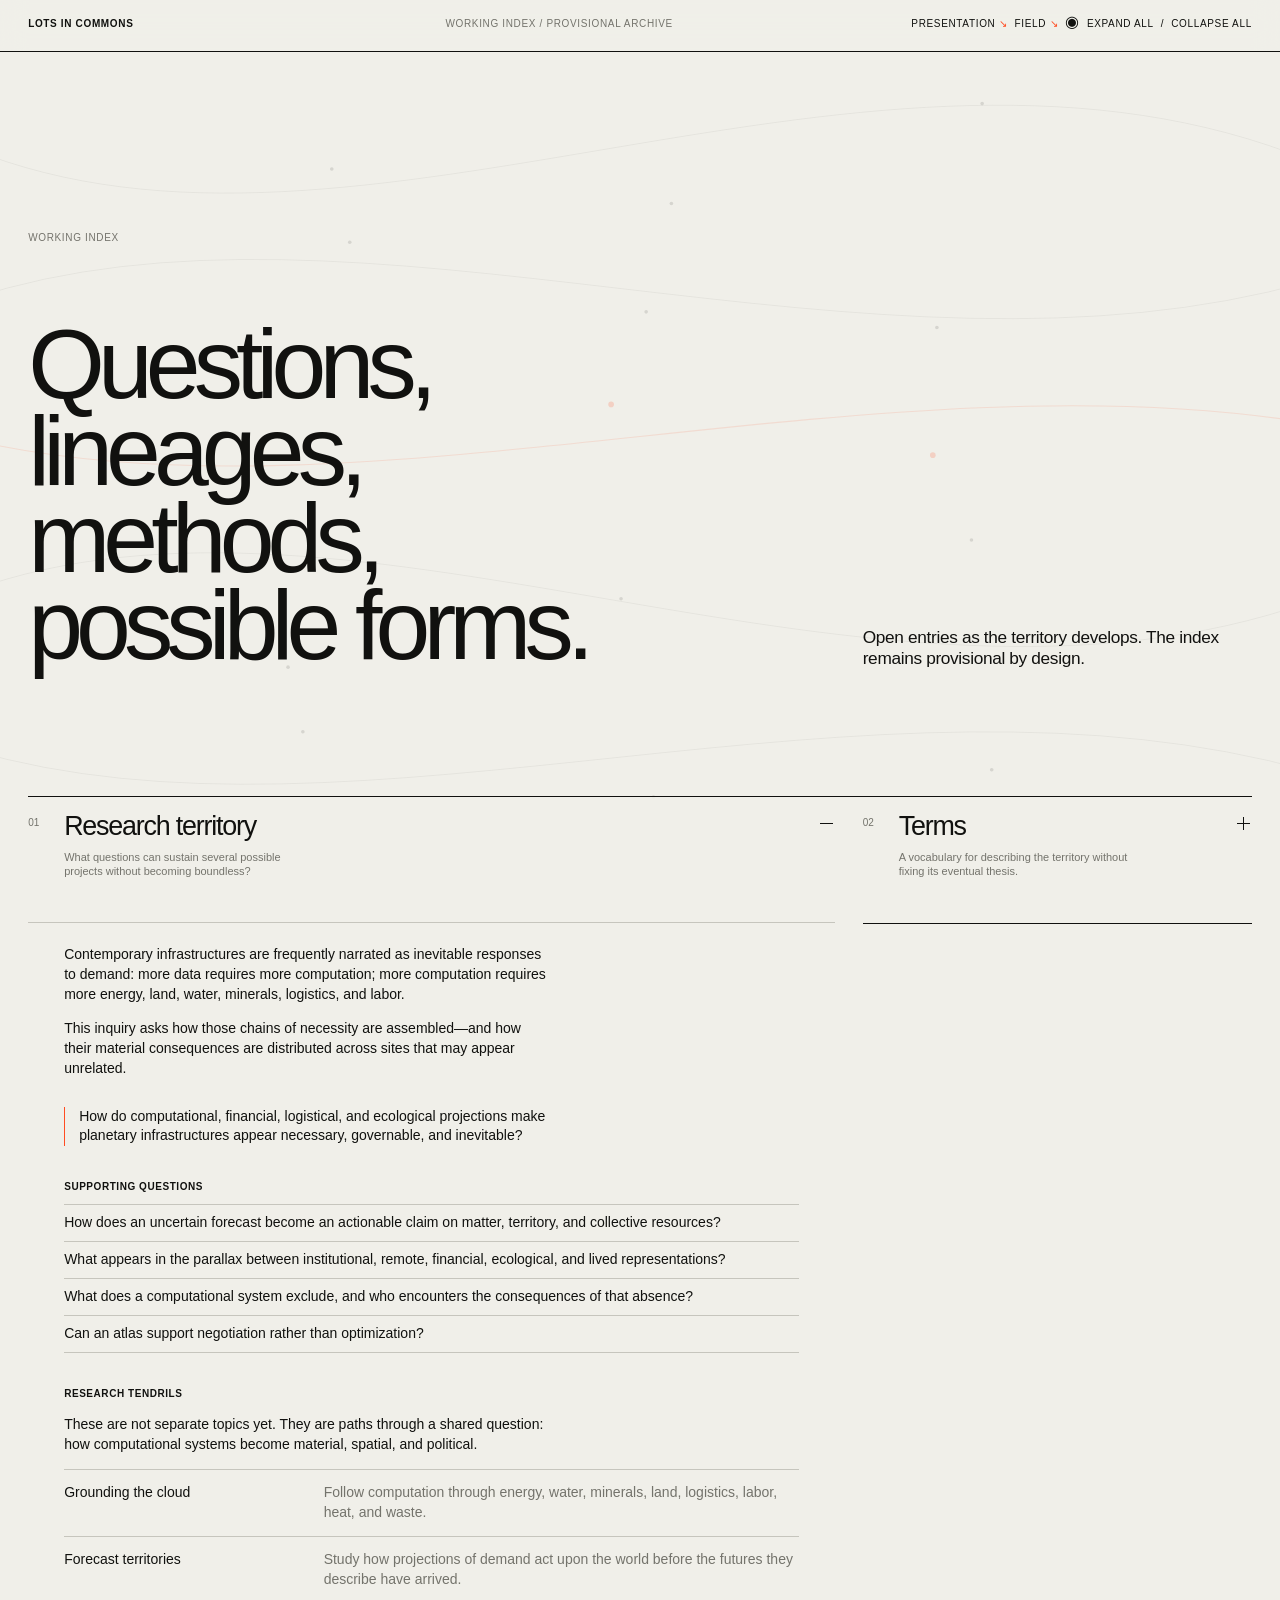
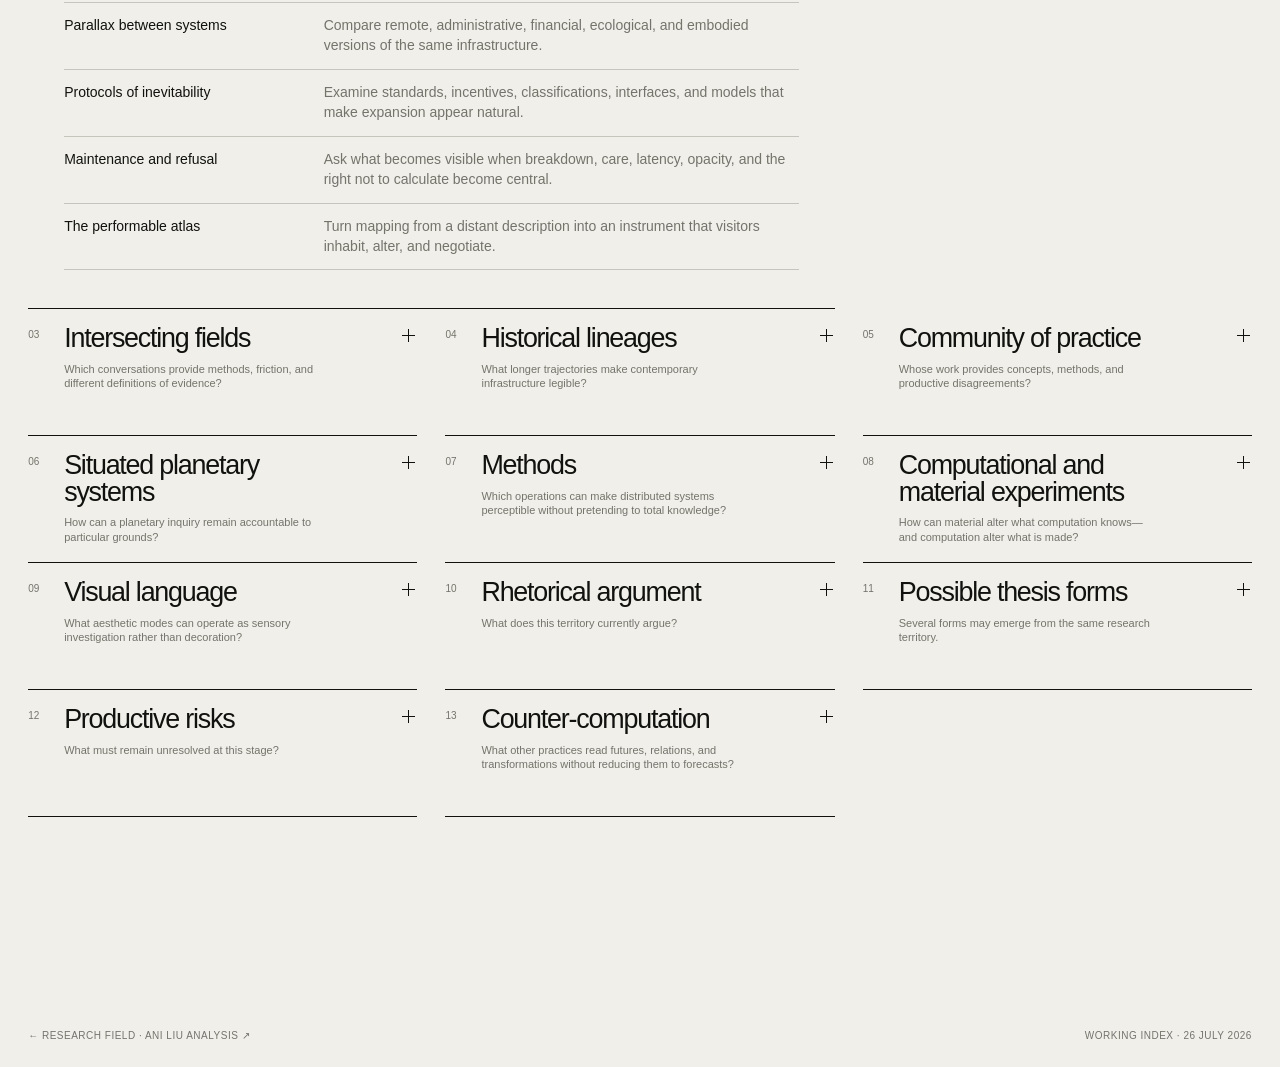
<file: archive.html>
<!doctype html>
<html lang="en">
<head>
  <meta charset="UTF-8">
  <meta name="viewport" content="width=device-width, initial-scale=1.0">
  <meta name="description" content="The working research index for Lots in Commons.">
  <title>Working Index — Lots in Commons</title>
  <link rel="stylesheet" href="style.css">
</head>
<body class="archive-page">
  <canvas id="fieldCanvas" aria-hidden="true"></canvas>

  <header class="masthead">
    <a class="wordmark" href="index.html">Lots in Commons</a>
    <p class="masthead-note">Working index / provisional archive</p>
    <nav class="view-tools" aria-label="Index controls">
      <a href="index.html">Presentation</a>
      <a href="field.html">Field</a>
      <a class="projection-mark" href="projection.html" aria-label="Projection study" title="Projection study">◉</a>
      <button id="expandAll" type="button">Expand all</button>
      <span aria-hidden="true">/</span>
      <button id="collapseAll" type="button">Collapse all</button>
    </nav>
  </header>

  <main id="top">
    <section class="archive-heading archive-page-heading" aria-labelledby="archive-title">
      <p class="section-kicker">Working index</p>
      <h1 id="archive-title">Questions, lineages,<br>methods, possible forms.</h1>
      <p>Open entries as the territory develops. The index remains provisional by design.</p>
    </section>

    <section class="archive" aria-label="Research archive">
      <details class="bucket bucket-featured" open>
        <summary>
          <span class="bucket-number">01</span>
          <span class="bucket-heading"><strong>Research territory</strong><small>What questions can sustain several possible projects without becoming boundless?</small></span>
          <span class="toggle" aria-hidden="true"></span>
        </summary>
        <div class="bucket-content">
          <p>Contemporary infrastructures are frequently narrated as inevitable responses to demand: more data requires more computation; more computation requires more energy, land, water, minerals, logistics, and labor.</p>
          <p>This inquiry asks how those chains of necessity are assembled—and how their material consequences are distributed across sites that may appear unrelated.</p>
          <blockquote>How do computational, financial, logistical, and ecological projections make planetary infrastructures appear necessary, governable, and inevitable?</blockquote>
          <h3>Supporting questions</h3>
          <ul>
            <li>How does an uncertain forecast become an actionable claim on matter, territory, and collective resources?</li>
            <li>What appears in the parallax between institutional, remote, financial, ecological, and lived representations?</li>
            <li>What does a computational system exclude, and who encounters the consequences of that absence?</li>
            <li>Can an atlas support negotiation rather than optimization?</li>
          </ul>
          <h3>Research tendrils</h3>
          <p>These are not separate topics yet. They are paths through a shared question: how computational systems become material, spatial, and political.</p>
          <ul class="tendril-list">
            <li><strong>Grounding the cloud</strong><span>Follow computation through energy, water, minerals, land, logistics, labor, heat, and waste.</span></li>
            <li><strong>Forecast territories</strong><span>Study how projections of demand act upon the world before the futures they describe have arrived.</span></li>
            <li><strong>Parallax between systems</strong><span>Compare remote, administrative, financial, ecological, and embodied versions of the same infrastructure.</span></li>
            <li><strong>Protocols of inevitability</strong><span>Examine standards, incentives, classifications, interfaces, and models that make expansion appear natural.</span></li>
            <li><strong>Maintenance and refusal</strong><span>Ask what becomes visible when breakdown, care, latency, opacity, and the right not to calculate become central.</span></li>
            <li><strong>The performable atlas</strong><span>Turn mapping from a distant description into an instrument that visitors inhabit, alter, and negotiate.</span></li>
          </ul>
        </div>
      </details>

      <details class="bucket">
        <summary><span class="bucket-number">02</span><span class="bucket-heading"><strong>Terms</strong><small>A vocabulary for describing the territory without fixing its eventual thesis.</small></span><span class="toggle" aria-hidden="true"></span></summary>
        <div class="bucket-content"><ul class="tag-list"><li>Infrastructure</li><li>Projection</li><li>Materiality</li><li>Parallax</li><li>Protocol</li><li>Latency</li><li>Maintenance</li><li>Negotiation</li></ul></div>
      </details>

      <details class="bucket">
        <summary><span class="bucket-number">03</span><span class="bucket-heading"><strong>Intersecting fields</strong><small>Which conversations provide methods, friction, and different definitions of evidence?</small></span><span class="toggle" aria-hidden="true"></span></summary>
        <div class="bucket-content"><ul><li>Critical computation and media studies</li><li>Infrastructure and logistics studies</li><li>Political ecology and environmental humanities</li><li>Critical cartography and remote sensing</li><li>Architecture, landscape, and planetary urbanization</li><li>Science and technology studies</li><li>Artistic research and material practice</li></ul></div>
      </details>

      <details class="bucket">
        <summary><span class="bucket-number">04</span><span class="bucket-heading"><strong>Historical lineages</strong><small>What longer trajectories make contemporary infrastructure legible?</small></span><span class="toggle" aria-hidden="true"></span></summary>
        <div class="bucket-content">
          <h3>Land made calculable</h3><p>Cadastral surveys, property boundaries, valuation, zoning, and suitability analysis turned situated landscapes into comparable and governable units.</p>
          <h3>The operational image</h3><p>Aerial photography, satellites, sensors, GIS, computer vision, and digital twins increasingly produce images intended to trigger decisions rather than simply represent.</p>
          <h3>Networks that claim to disappear</h3><p>Telegraph, electricity, fiber optics, cloud computing, and artificial intelligence depend on situated systems while cultivating narratives of frictionless connection.</p>
          <h3>Architecture as financial instrument</h3><p>Forecasting, standardization, risk models, and financialization reorganize buildings and landscapes around anticipated value.</p>
        </div>
      </details>

      <details class="bucket">
        <summary><span class="bucket-number">05</span><span class="bucket-heading"><strong>Community of practice</strong><small>Whose work provides concepts, methods, and productive disagreements?</small></span><span class="toggle" aria-hidden="true"></span></summary>
        <div class="bucket-content">
          <p><strong>Mél Hogan</strong> makes data infrastructure materially and geographically specific through water, energy, land, surveillance, and local economies.</p>
          <p><strong>Kate Crawford</strong> positions artificial intelligence within planetary systems of extraction, labor, classification, and power.</p>
          <p><strong>Keller Easterling</strong> studies the standards, zones, incentives, and spatial formulas through which infrastructure exercises power.</p>
          <p><strong>Laura Kurgan</strong> treats spatial data and mapping technologies as situated political arguments rather than neutral views.</p>
          <p><strong>Forensic Architecture</strong> assembles models, imagery, testimony, sensing, and fieldwork into navigable spatial evidence.</p>
          <p><strong>Center for Spatial Research</strong> provides a model for joining data rigor with critical reflection on the ideologies and limits of representation.</p>
          <p class="note">The project sits between critical cartography, material investigation, computational experimentation, and public encounter.</p>
        </div>
      </details>

      <details class="bucket">
        <summary><span class="bucket-number">06</span><span class="bucket-heading"><strong>Situated planetary systems</strong><small>How can a planetary inquiry remain accountable to particular grounds?</small></span><span class="toggle" aria-hidden="true"></span></summary>
        <div class="bucket-content">
          <p>Planetary does not mean viewing the world from nowhere, nor does it require mapping everything. It names relationships that exceed a single site while remaining material in every location they touch.</p>
          <p>A cable landing, mine, warehouse, server hall, substation, cooling system, logistics corridor, waste site, and user interface may belong to one infrastructure while producing radically different local conditions.</p>
          <p>Each investigation should move between scales while remaining answerable to selected sites, bodies, ecologies, and forms of testimony.</p>
        </div>
      </details>

      <details class="bucket">
        <summary><span class="bucket-number">07</span><span class="bucket-heading"><strong>Methods</strong><small>Which operations can make distributed systems perceptible without pretending to total knowledge?</small></span><span class="toggle" aria-hidden="true"></span></summary>
        <div class="bucket-content">
          <ul class="dataset-list">
            <li>Critical mapping across network, regional, and situated scales</li>
            <li>Satellite imagery, land-cover histories, LiDAR, and remote-sensing products</li>
            <li>Energy grids, interconnection queues, substations, and demand forecasts</li>
            <li>Fiber routes, cable landings, logistics networks, and data-center inventories</li>
            <li>Water systems, watersheds, cooling technologies, and withdrawal records</li>
            <li>Mineral supply chains, construction materials, waste, and embodied energy</li>
            <li>Corporate reports, regulatory filings, standards, permits, and incentives</li>
            <li>Field observation, interviews, testimony, maintenance records, and situated sensing</li>
            <li>Comparative models that preserve disagreement, uncertainty, and unknowns</li>
          </ul>
        </div>
      </details>

      <details class="bucket">
        <summary><span class="bucket-number">08</span><span class="bucket-heading"><strong>Computational and material experiments</strong><small>How can material alter what computation knows—and computation alter what is made?</small></span><span class="toggle" aria-hidden="true"></span></summary>
        <div class="bucket-content">
          <p>A useful feedback loop:</p>
          <p class="process-chain">material apparatus → computational perception → error or uncertainty → drawing or fabrication → revised apparatus</p>
          <p>Possible experiments include layered parallax viewers, misregistered maps, optical filters, projection, spatialized data, slow interfaces, physical network models, performative simulations, and evidentiary drawings.</p>
        </div>
      </details>

      <details class="bucket">
        <summary><span class="bucket-number">09</span><span class="bucket-heading"><strong>Visual language</strong><small>What aesthetic modes can operate as sensory investigation rather than decoration?</small></span><span class="toggle" aria-hidden="true"></span></summary>
        <div class="bucket-content">
          <p>The visual language may combine the apparent precision of technical documents with interruption, misregistration, translucency, opacity, accumulation, and blank space.</p>
          <p>Maps should reveal their instruments, dates, resolutions, sources, omissions, and positions. Beauty can invite attention, but uncertainty should not be aestheticized into an unexplained glitch.</p>
        </div>
      </details>

      <details class="bucket">
        <summary><span class="bucket-number">10</span><span class="bucket-heading"><strong>Rhetorical argument</strong><small>What does this territory currently argue?</small></span><span class="toggle" aria-hidden="true"></span></summary>
        <div class="bucket-content">
          <p>Planetary infrastructure is often represented as the natural consequence of technological demand. This project argues that expansion becomes actionable only after institutions translate uncertain futures into forecasts, classifications, protocols, financial commitments, and suitable grounds.</p>
          <p>These futures are neither frictionless nor inevitable. They are materialized through particular landscapes, resources, labor, and forms of governance.</p>
          <p>By placing incompatible representations beside one another, the project asks whether computation can make conflict and partial knowledge discussable rather than manufacturing consensus.</p>
        </div>
      </details>

      <details class="bucket">
        <summary><span class="bucket-number">11</span><span class="bucket-heading"><strong>Possible thesis forms</strong><small>Several forms may emerge from the same research territory.</small></span><span class="toggle" aria-hidden="true"></span></summary>
        <div class="bucket-content">
          <ul>
            <li>An interactive and performable atlas of a distributed infrastructure</li>
            <li>A parallax instrument comparing incompatible regimes of sensing and classification</li>
            <li>A covenant interface that delays, conditions, or refuses calculation</li>
            <li>An evidentiary reconstruction moving between network and situated scales</li>
            <li>A material installation that exposes the grounds of an apparently immaterial system</li>
            <li>A slow observatory organized around maintenance, latency, breakdown, and care</li>
          </ul>
        </div>
      </details>

      <details class="bucket">
        <summary><span class="bucket-number">12</span><span class="bucket-heading"><strong>Productive risks</strong><small>What must remain unresolved at this stage?</small></span><span class="toggle" aria-hidden="true"></span></summary>
        <div class="bucket-content">
          <ul>
            <li><strong>Scale:</strong> planetary scope can become vague unless each inquiry lands in particular evidence and ground.</li>
            <li><strong>Totalization:</strong> the atlas must disclose partiality rather than simulate an all-seeing system.</li>
            <li><strong>Aestheticization:</strong> beautiful infrastructure images can conceal the politics they are meant to expose.</li>
            <li><strong>Technical seduction:</strong> tools should open cultural and political questions rather than close them with performance metrics.</li>
            <li><strong>Premature thesis:</strong> the present goal is a fertile territory with testable tendrils, not an answer chosen too early.</li>
          </ul>
        </div>
      </details>

      <details class="bucket">
        <summary><span class="bucket-number">13</span><span class="bucket-heading"><strong>Counter-computation</strong><small>What other practices read futures, relations, and transformations without reducing them to forecasts?</small></span><span class="toggle" aria-hidden="true"></span></summary>
        <div class="bucket-content">
          <p>Mysticism, animism, divination, and alchemy should not become an aesthetic escape from computation. They are more useful here as counter-methods: practices that challenge universal legibility, separation, instrumentality, and the belief that reality is exhausted by what can be measured.</p>
          <h3>Incomputable knowledge</h3>
          <p><strong>Nora N. Khan</strong> examines the epistemic limits of machine vision and algorithmic knowledge, asking how technical systems reorganize perception and naming.</p>
          <h3>Technic and magic</h3>
          <p><strong>Federico Campagna</strong> opposes Technic’s absolute language with an ineffable remainder that cannot become a unit or instrument.</p>
          <h3>Reclaiming animism</h3>
          <p><strong>Isabelle Stengers</strong> treats animism and magic as situated arts of relation and assemblage rather than supernatural explanations.</p>
          <h3>Opacity and cosmotechnics</h3>
          <p><strong>Édouard Glissant</strong> provides an ethics of opacity, while <strong>Yuk Hui</strong> asks how plural cosmologies might produce different technical practices.</p>
          <h3>Poethical reading</h3>
          <p><strong>Denise Ferreira da Silva and Valentina Desideri</strong> use tarot, blacklight, sensing, and nonseparability as compositional practices beyond modern determinacy.</p>
          <h3>Historical grounding</h3>
          <p><strong>Carolyn Merchant and Silvia Federici</strong> connect the mechanization of nature and suppression of magical or reproductive knowledges to capitalism, enclosure, gender, and control.</p>
          <blockquote>What does the computational forecast fail to perceive, and what does it inherit from divination?</blockquote>
        </div>
      </details>
    </section>
  </main>

  <footer>
    <p><a class="precedent-link" href="field.html">← Research field</a> · <a class="precedent-link" href="ani-liu.html">Ani Liu analysis ↗</a></p>
    <p>Working index · <time datetime="2026-07-26">26 July 2026</time></p>
  </footer>
  <script src="script.js"></script>
</body>
</html>
</file>
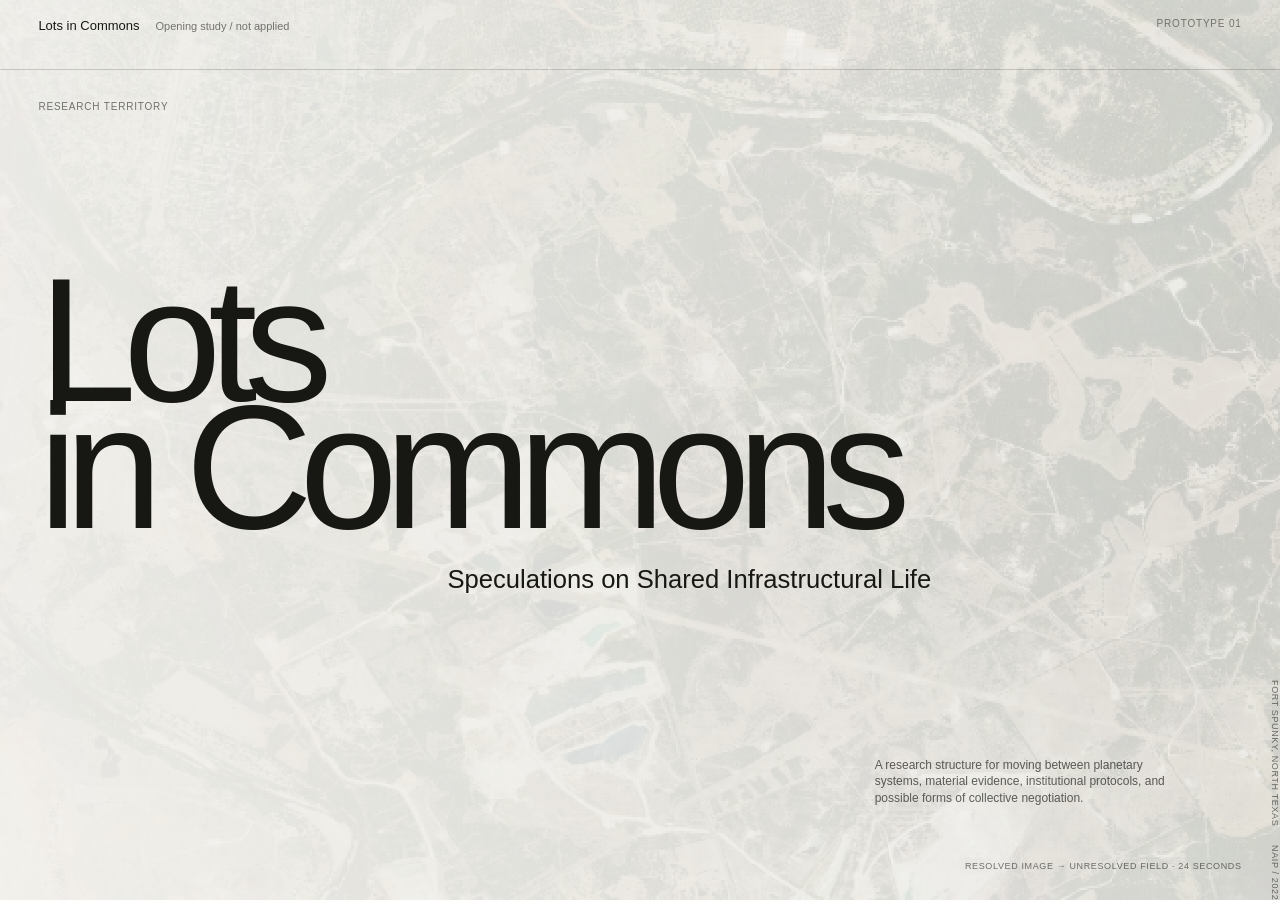
<file: pixel-map-test.html>
<!doctype html>
<html lang="en">
<head>
  <meta charset="utf-8">
  <meta name="viewport" content="width=device-width, initial-scale=1">
  <meta name="description" content="Prototype for a pixelated satellite-map opening for Lots in Commons">
  <title>Pixel Map Opening Test — Lots in Commons</title>
  <link rel="stylesheet" href="pixel-map-test.css">
</head>
<body>
  <canvas id="mapCanvas" aria-hidden="true"></canvas>
  <div class="map-veil" aria-hidden="true"></div>

  <header class="site-header">
    <a class="site-title" href="index.html"><span>Lots in Commons</span><em>Opening study / not applied</em></a>
    <p class="test-label">Prototype 01</p>
  </header>

  <main class="opening" aria-labelledby="openingTitle">
    <p class="eyebrow">Research Territory</p>

    <div class="title-lockup">
      <h1 id="openingTitle">Lots<br>in Commons</h1>
      <p>Speculations on Shared Infrastructural Life</p>
    </div>

    <p class="opening-note">A research structure for moving between planetary systems, material evidence, institutional protocols, and possible forms of collective negotiation.</p>

    <p class="map-caption"><span>Fort Spunky, North Texas</span><span>NAIP / 2022</span></p>
  </main>

  <p class="prototype-note">Resolved image → unresolved field · 24 seconds</p>

  <script src="pixel-map-test.js"></script>
</body>
</html>
</file>
<file: style.css>
:root {
  --paper: #f0efe9;
  --paper-glass: rgba(240, 239, 233, 0.88);
  --ink: #11110f;
  --muted: #74736c;
  --rule: #c6c5bd;
  --soft: #e3e2db;
  --accent: #ff4c22;
  --gutter: clamp(18px, 2.2vw, 36px);
  --font: Helvetica, Arial, sans-serif;
}

* { box-sizing: border-box; }
html { scroll-behavior: smooth; }
body {
  min-height: 100vh;
  margin: 0;
  overflow-x: hidden;
  color: var(--ink);
  background: var(--paper);
  font-family: var(--font);
  font-size: 15px;
  line-height: 1.4;
}
button { color: inherit; font: inherit; }
a { color: inherit; }

#fieldCanvas {
  position: fixed;
  inset: 0;
  z-index: 0;
  width: 100%;
  height: 100%;
  pointer-events: none;
  opacity: .34;
}

.masthead,
main,
footer { position: relative; z-index: 1; }

.masthead {
  position: sticky;
  top: 0;
  z-index: 20;
  display: grid;
  grid-template-columns: 1fr 1fr 1fr;
  gap: var(--gutter);
  align-items: baseline;
  min-height: 52px;
  padding: 17px var(--gutter) 13px;
  border-bottom: 1px solid var(--ink);
  background: var(--paper-glass);
  backdrop-filter: blur(12px);
  font-size: 10px;
  text-transform: uppercase;
  letter-spacing: .065em;
}
.wordmark { font-weight: 700; text-decoration: none; }
.masthead-note { margin: 0; color: var(--muted); }
.view-tools {
  justify-self: end;
  display: flex;
  flex-wrap: wrap;
  justify-content: flex-end;
  gap: 7px;
}
.view-tools a,
.view-tools button {
  padding: 0;
  border: 0;
  background: none;
  text-decoration: none;
  text-transform: uppercase;
  letter-spacing: inherit;
  cursor: pointer;
}
.view-tools a::after { content: " ↘"; color: var(--accent); }
.view-tools .projection-mark { font-size:16px; line-height:10px; text-decoration:none; }
.view-tools .projection-mark::after { content:""; }
.view-tools a:hover,
.view-tools a:focus-visible,
.view-tools button:hover,
.view-tools button:focus-visible { color: var(--accent); }

main { padding: 0 var(--gutter); }
.title-block {
  position: relative;
  display: grid;
  grid-template-columns: repeat(3, minmax(0, 1fr));
  grid-template-rows: auto 1fr auto;
  gap: var(--gutter);
  min-height: calc(100vh - 52px);
  padding: 28px 0 40px;
  border-bottom: 0;
}
.eyebrow {
  grid-column: 1 / span 2;
  grid-row: 1;
  margin: 0;
  color: var(--muted);
  font-size: 10px;
  text-transform: uppercase;
  letter-spacing: .065em;
}
.title-lockup { grid-column: 1 / span 2; grid-row: 3; align-self: end; }
h1 {
  max-width: 11ch;
  margin: 0;
  font-size: clamp(62px, 10.2vw, 164px);
  font-weight: 500;
  line-height: .82;
  letter-spacing: -.082em;
}
.subtitle {
  max-width: 38ch;
  margin: 26px 0 0;
  font-size: clamp(15px, 1.3vw, 20px);
  line-height: 1.15;
  letter-spacing: -.015em;
}
.dek {
  grid-column: 3;
  grid-row: 3;
  align-self: end;
  max-width: 35ch;
  margin: 0;
  font-size: clamp(18px, 1.7vw, 27px);
  line-height: 1.12;
  letter-spacing: -.03em;
}
.status {
  grid-column: 3;
  grid-row: 1;
  justify-self: end;
  margin: 0;
  color: var(--muted);
  font-size: 10px;
  text-transform: uppercase;
  letter-spacing: .05em;
}
.status-dot {
  display: inline-block;
  width: 7px;
  height: 7px;
  margin-right: 7px;
  border-radius: 50%;
  background: var(--accent);
}
.scroll-cue {
  position: absolute;
  right: 0;
  bottom: 10px;
  color: var(--muted);
  font-size: 10px;
  text-decoration: none;
  text-transform: uppercase;
  letter-spacing: .055em;
}
.scroll-cue span { color: var(--accent); }

.narrative {
  display: grid;
  grid-template-columns: minmax(120px, 1fr) minmax(0, 2fr);
  gap: var(--gutter);
  border-bottom: 1px solid var(--ink);
}
.narrative-rail {
  position: sticky;
  top: 52px;
  display: flex;
  flex-direction: column;
  justify-content: space-between;
  align-self: start;
  height: calc(100vh - 52px);
  padding: 22px 0 28px;
  color: var(--muted);
  font-size: 10px;
  text-transform: uppercase;
  letter-spacing: .06em;
}
.rail-instruction {
  margin-top: auto;
  margin-bottom: 28px;
  color: var(--accent);
  line-height: 1.35;
}
.rail-index { color: var(--ink); font-size: clamp(34px, 4.2vw, 68px); line-height: .9; letter-spacing: -.065em; }
.chapters { grid-column: 2; }
.chapter {
  position: relative;
  display: grid;
  grid-template-columns: repeat(2, minmax(0, 1fr));
  gap: var(--gutter);
  align-content: center;
  min-height: 100vh;
  padding: 80px 0;
  border-bottom: 1px solid var(--rule);
  opacity: .28;
  transform: translateY(28px);
  transition: opacity .7s ease, transform .8s cubic-bezier(.2,.7,.2,1);
}
.chapter:last-child { border-bottom: 0; }
.chapter.is-active { opacity: 1; transform: translateY(0); }
.chapter-index {
  grid-column: 1 / -1;
  align-self: start;
  margin: 0 0 12vh;
  color: var(--muted);
  font-size: 10px;
  text-transform: uppercase;
  letter-spacing: .065em;
}
.chapter-statement {
  grid-column: 1;
  max-width: 13ch;
  margin: 0;
  font-size: clamp(34px, 4.45vw, 70px);
  line-height: .98;
  letter-spacing: -.05em;
}
.chapter-statement em {
  position: relative;
  display: inline-block;
  color: var(--accent);
  font-style: normal;
  transition: transform .15s linear;
}
.chapter-note {
  grid-column: 1;
  max-width: 36ch;
  margin: 8vh 0 0;
  font-size: clamp(15px, 1.2vw, 19px);
  line-height: 1.2;
  letter-spacing: -.025em;
}
.spatial-narrative {
  position: relative;
  border-bottom: 0;
  background:
    linear-gradient(to right, transparent calc(33.333% - .5px), rgba(17, 17, 15, .08) 33.333%, transparent calc(33.333% + .5px)),
    linear-gradient(to right, transparent calc(66.666% - .5px), rgba(17, 17, 15, .08) 66.666%, transparent calc(66.666% + .5px));
}
.field-card {
  position: relative;
  display: grid;
  grid-template-columns: repeat(3, minmax(0, 1fr));
  grid-template-rows: auto;
  gap: var(--gutter);
  align-content: center;
  min-height: max(760px, 100vh);
  padding: clamp(100px, 14vw, 210px) 0;
}
.field-copy {
  position: relative;
  z-index: 5;
  align-self: start;
  max-width: 38ch;
}
.field-label {
  margin: 0 0 32px;
  color: var(--accent);
  font-size: 9px;
  text-transform: uppercase;
  letter-spacing: .075em;
}
.field-statement {
  max-width: 20ch;
  margin: 0;
  font-size: clamp(22px, 2.35vw, 36px);
  line-height: 1.04;
  letter-spacing: -.035em;
}
.field-note {
  max-width: 36ch;
  margin: 34px 0 0;
  color: var(--muted);
  font-size: 13px;
  line-height: 1.4;
}
.field-images {
  position: relative;
  align-self: center;
  height: min(68vh, 720px);
}
.field-projection .field-copy,
.field-negotiation .field-copy { grid-column: 1; }
.field-projection .field-images,
.field-negotiation .field-images { grid-column: 2 / span 2; }
.field-materialization .field-copy { grid-column: 3; }
.field-materialization .field-images { grid-column: 1 / span 2; grid-row: 1; }
.field-parallax {
  grid-template-rows: auto auto;
  align-content: center;
}
.field-parallax .field-copy {
  grid-column: 2;
  justify-self: center;
  margin-bottom: 70px;
}
.field-parallax .field-images {
  grid-column: 1 / -1;
  grid-row: 2;
  width: 82%;
  justify-self: center;
}
.chapter-images {
  position: absolute;
  top: 18%;
  left: 54%;
  width: 46%;
  height: 70%;
}
.image-fragment {
  position: absolute;
  z-index: 1;
  margin: 0;
  background: var(--paper);
}
.image-fragment img {
  display: block;
  width: 100%;
  aspect-ratio: 4 / 3;
  border: 1px solid var(--ink);
  object-fit: cover;
  filter: saturate(.72) contrast(1.04);
}
.image-fragment figcaption {
  max-width: 30ch;
  margin-top: 5px;
  color: var(--muted);
  font-size: 9px;
  line-height: 1.25;
  text-transform: uppercase;
  letter-spacing: .055em;
}
.image-fragment.image-contain img {
  background: var(--ink);
  object-fit: contain;
}
.fragment-a { top: 0; left: 0; width: 74%; }
.fragment-b { top: 35%; right: 0; z-index: 3; width: 59%; }
.fragment-c { bottom: 0; left: 8%; z-index: 2; width: 46%; }

.tendril-field {
  position: relative;
  min-height: 180vh;
  padding: clamp(90px, 14vw, 210px) 0;
  border-bottom: 0;
}
.section-intro,
.archive-heading {
  display: grid;
  grid-template-columns: repeat(3, minmax(0, 1fr));
  gap: var(--gutter);
}
.section-kicker {
  grid-column: 1;
  margin: 0;
  color: var(--muted);
  font-size: 10px;
  text-transform: uppercase;
  letter-spacing: .065em;
}
.section-intro h2,
.archive-heading h2 {
  grid-column: 1 / span 2;
  margin: clamp(34px, 8vw, 120px) 0 0;
  font-size: clamp(48px, 7.7vw, 122px);
  font-weight: 500;
  line-height: .88;
  letter-spacing: -.07em;
}
.section-intro > p:last-child,
.archive-heading > p:last-child {
  grid-column: 3;
  align-self: end;
  max-width: 38ch;
  margin: 0;
  font-size: clamp(16px, 1.35vw, 21px);
  line-height: 1.2;
  letter-spacing: -.02em;
}
.tendril-grid {
  position: relative;
  display: grid;
  grid-template-columns: repeat(3, minmax(0, 1fr));
  grid-auto-rows: minmax(220px, auto);
  gap: var(--gutter);
  margin-top: clamp(110px, 18vw, 270px);
}
.tendril {
  position: relative;
  min-height: 260px;
  padding: 14px 0 24px;
  border-top: 1px solid var(--ink);
  background: linear-gradient(to bottom, color-mix(in srgb, var(--paper) 78%, transparent), transparent);
  transition: transform .35s cubic-bezier(.2,.7,.2,1), border-color .2s ease;
}
.tendril:hover { transform: translateY(-10px); border-color: var(--accent); }
.tendril span { color: var(--muted); font-size: 10px; }
.tendril h3 {
  max-width: 12ch;
  margin: 20px 0;
  font-size: clamp(28px, 3vw, 48px);
  font-weight: 500;
  line-height: .98;
  letter-spacing: -.045em;
}
.tendril p { max-width: 34ch; margin: 0; }
.tendril-b { margin-top: 150px; }
.tendril-c { margin-top: 45px; }
.tendril-d { margin-top: 90px; }
.tendril-e { margin-top: -35px; }
.tendril-f { margin-top: 120px; }

.precedent-library {
  padding: clamp(90px, 13vw, 190px) 0 clamp(70px, 10vw, 140px);
  border-bottom: 1px solid var(--ink);
}
.precedent-library-intro {
  display: grid;
  grid-template-columns: repeat(3, minmax(0, 1fr));
  gap: var(--gutter);
}
.precedent-library-intro h2 {
  grid-column: 1 / span 2;
  margin: clamp(34px, 8vw, 110px) 0 0;
  font-size: clamp(48px, 7.2vw, 112px);
  font-weight: 500;
  line-height: .89;
  letter-spacing: -.07em;
}
.precedent-library-note {
  grid-column: 3;
  align-self: end;
}
.precedent-library-note p {
  max-width: 38ch;
  margin: 0;
  font-size: clamp(16px, 1.35vw, 21px);
  line-height: 1.2;
  letter-spacing: -.02em;
}
.precedent-library-note button {
  margin-top: 24px;
  padding: 8px 10px;
  border: 1px solid var(--ink);
  background: transparent;
  font-size: 9px;
  text-transform: uppercase;
  letter-spacing: .06em;
  cursor: pointer;
}
.precedent-library-note button:hover,
.precedent-library-note button:focus-visible {
  border-color: var(--accent);
  background: var(--accent);
  color: var(--paper);
  outline: none;
}
.precedent-stage {
  position: relative;
  min-height: max(1180px, 175vh);
  margin-top: clamp(90px, 13vw, 190px);
  border-top: 1px solid var(--ink);
  border-bottom: 1px solid var(--ink);
  background:
    linear-gradient(to right, transparent calc(33.333% - .5px), rgba(17, 17, 15, .1) 33.333%, transparent calc(33.333% + .5px)),
    linear-gradient(to right, transparent calc(66.666% - .5px), rgba(17, 17, 15, .1) 66.666%, transparent calc(66.666% + .5px));
}
.precedent-card {
  --drag-x: 0px;
  --drag-y: 0px;
  position: absolute;
  left: var(--left);
  top: var(--top);
  z-index: 6;
  width: clamp(210px, 20vw, 292px);
  border: 1px solid var(--ink);
  background: #f7f5ed;
  box-shadow: 5px 7px 0 rgba(17, 17, 15, .12);
  rotate: 0deg;
  transform: translate3d(var(--drag-x), var(--drag-y), 0);
  transition: box-shadow .18s ease;
  will-change: transform;
}
.spatial-narrative .field-reference {
  width: clamp(210px, 22vw, 330px);
  border: 0;
  background: transparent;
  box-shadow: none;
}
.spatial-narrative .field-reference.is-dragging {
  box-shadow: none;
}
.field-reference img {
  height: auto;
  border: 0;
  background: transparent;
}
.field-reference .drag-handle {
  padding: 6px 0 8px;
  border: 0;
  background: transparent;
}
.field-reference .drag-handle:hover,
.field-reference .drag-handle:focus-visible {
  background: transparent;
  color: var(--accent);
}
.field-reference .precedent-caption {
  max-width: 34ch;
  padding: 8px 0 0;
}
.field-reference .precedent-caption > p:not(.precedent-meta) {
  font-size: 11px;
  line-height: 1.32;
}
.field-reset {
  position: absolute;
  top: 26px;
  right: 0;
  z-index: 8;
  padding: 0;
  border: 0;
  background: transparent;
  color: var(--muted);
  font-size: 9px;
  text-transform: uppercase;
  letter-spacing: .065em;
  cursor: pointer;
}
.field-reset:hover,
.field-reset:focus-visible {
  color: var(--accent);
  outline: none;
}
.precedent-card.is-dragging {
  z-index: 19;
  box-shadow: 12px 15px 0 rgba(17, 17, 15, .18);
}
.precedent-card img {
  display: block;
  width: 100%;
  aspect-ratio: 4 / 3;
  border-bottom: 1px solid var(--ink);
  background: var(--ink);
  object-fit: cover;
  filter: saturate(.78) contrast(1.03);
  pointer-events: none;
  user-select: none;
}
.precedent-card.precedent-diagram img {
  object-fit: contain;
  filter: grayscale(1) contrast(1.08);
}
.drag-handle {
  display: flex;
  justify-content: space-between;
  width: 100%;
  padding: 8px 9px 7px;
  border: 0;
  border-bottom: 1px solid var(--ink);
  background: var(--soft);
  color: var(--muted);
  font-size: 9px;
  line-height: 1;
  text-align: left;
  text-transform: uppercase;
  letter-spacing: .065em;
  cursor: grab;
  touch-action: none;
}
.drag-handle:hover,
.drag-handle:focus-visible {
  background: var(--accent);
  color: var(--paper);
  outline: none;
}
.drag-handle:active { cursor: grabbing; }
.precedent-caption { padding: 11px 12px 13px; }
.precedent-caption p { margin: 0; }
.precedent-caption .precedent-meta {
  margin-bottom: 8px;
  color: var(--muted);
  font-size: 9px;
  text-transform: uppercase;
  letter-spacing: .055em;
}
.precedent-caption h3 {
  margin: 0 0 9px;
  font-size: clamp(21px, 2vw, 29px);
  font-weight: 500;
  line-height: .95;
  letter-spacing: -.045em;
}
.precedent-caption h3 cite { font-style: normal; }
.precedent-caption h3 + p {
  font-size: 11px;
  line-height: 1.32;
}
.precedent-caption a {
  display: inline-block;
  margin-top: 14px;
  color: var(--muted);
  font-size: 9px;
  text-decoration: none;
  text-transform: uppercase;
  letter-spacing: .06em;
}
.precedent-caption a:hover,
.precedent-caption a:focus-visible { color: var(--accent); }

.archive-heading {
  padding: clamp(90px, 14vw, 190px) 0 clamp(70px, 10vw, 140px);
  border-bottom: 1px solid var(--ink);
}
.archive-heading h2 { margin-top: 48px; }
.archive-page-heading h1 {
  grid-column: 1 / span 2;
  margin: 48px 0 0;
  font-size: clamp(48px, 7.7vw, 122px);
  font-weight: 500;
  line-height: .88;
  letter-spacing: -.07em;
}

.archive {
  display: grid;
  grid-template-columns: repeat(3, minmax(0, 1fr));
  align-items: start;
  gap: 0 var(--gutter);
  padding-bottom: 22vh;
}
.bucket { min-width: 0; border-bottom: 1px solid var(--ink); background: color-mix(in srgb, var(--paper) 88%, transparent); }
.bucket-featured { grid-column: span 2; }
.bucket summary {
  position: relative;
  display: grid;
  grid-template-columns: 28px minmax(0, 1fr) 18px;
  gap: 8px;
  min-height: 126px;
  padding: 16px 0 18px;
  cursor: pointer;
  list-style: none;
}
.bucket summary::-webkit-details-marker { display: none; }
.bucket summary:hover strong,
.bucket summary:focus-visible strong { color: var(--accent); }
.bucket summary:focus-visible { outline: 1px dotted var(--ink); outline-offset: 5px; }
.bucket-number { padding-top: 3px; color: var(--muted); font-size: 10px; }
.bucket-heading { display: grid; align-content: start; gap: 10px; }
.bucket-heading strong {
  max-width: 18ch;
  font-size: clamp(21px, 2.1vw, 34px);
  font-weight: 500;
  line-height: .98;
  letter-spacing: -.045em;
  transition: color .15s;
}
.bucket-heading small { max-width: 42ch; color: var(--muted); font-size: 11px; font-weight: 400; line-height: 1.32; }
.toggle::before,
.toggle::after {
  content: "";
  position: absolute;
  top: 26px;
  right: 2px;
  width: 13px;
  height: 1px;
  background: currentColor;
}
.toggle::after { transform: rotate(90deg); transition: transform .2s ease; }
.bucket[open] .toggle::after { transform: rotate(0); }
.bucket[open] summary { border-bottom: 1px solid var(--rule); }
.bucket-content { padding: 22px 36px 38px; font-size: 14px; line-height: 1.42; }
.bucket-content > :first-child { margin-top: 0; }
.bucket-content > :last-child { margin-bottom: 0; }
.bucket-content p { max-width: 62ch; }
.bucket-content blockquote {
  max-width: 62ch;
  margin: 28px 0;
  padding-left: 14px;
  border-left: 1px solid var(--accent);
  font-size: inherit;
}
.bucket-content h3 {
  margin: 34px 0 6px;
  font-size: 10px;
  font-weight: 700;
  text-transform: uppercase;
  letter-spacing: .055em;
}
.bucket-content ul { margin: 10px 0 0; padding: 0; list-style: none; }
.bucket-content li { padding: 8px 0; border-top: 1px solid var(--rule); }
.bucket-content li:last-child { border-bottom: 1px solid var(--rule); }
.tag-list { display: flex; flex-wrap: wrap; gap: 7px; }
.tag-list li { padding: 7px 10px; border: 1px solid var(--ink) !important; border-radius: 99px; }
.dataset-list { counter-reset: dataset; }
.dataset-list li { display: grid; grid-template-columns: 25px 1fr; gap: 8px; }
.dataset-list li::before {
  counter-increment: dataset;
  content: counter(dataset, decimal-leading-zero);
  color: var(--muted);
  font-size: 10px;
  padding-top: 2px;
}
.tendril-list li {
  display: grid;
  grid-template-columns: minmax(130px, 1fr) 2fr;
  gap: 22px;
  padding: 13px 0;
}
.tendril-list strong { font-weight: 500; }
.tendril-list span { color: var(--muted); }
.note { margin-top: 30px; color: var(--muted); }
.process-chain {
  padding: 18px;
  border: 1px solid var(--ink);
  font-size: 12px;
  text-align: center;
  text-transform: uppercase;
  letter-spacing: .035em;
}

footer {
  display: grid;
  grid-template-columns: 1fr auto;
  margin: 0 var(--gutter);
  padding: 14px 0 24px;
  border-top: 0;
  color: var(--muted);
  font-size: 10px;
  text-transform: uppercase;
  letter-spacing: .05em;
}
footer p { margin: 0; }
.precedent-link { width: fit-content; text-decoration: none; }
.precedent-link:hover,
.precedent-link:focus-visible { color: var(--accent); }

@media (max-width: 900px) {
  .masthead { grid-template-columns: 1fr auto; }
  .masthead-note { display: none; }
  .title-block,
  .archive,
  .section-intro,
  .archive-heading,
  .precedent-library-intro { grid-template-columns: repeat(2, minmax(0, 1fr)); }
  .title-block { grid-template-rows: auto 1fr auto auto; }
  .title-lockup { grid-column: 1 / -1; grid-row: 3; }
  .dek { grid-column: 1 / -1; grid-row: 4; max-width: 48ch; margin-top: 44px; }
  .status { grid-column: 2; grid-row: 1; }
  .narrative { grid-template-columns: 120px minmax(0, 1fr); }
  .precedent-card { width: clamp(190px, 28vw, 260px); }
  .section-intro h2,
  .archive-heading h2,
  .precedent-library-intro h2 { grid-column: 1 / -1; }
  .section-intro > p:last-child,
  .archive-heading > p:last-child,
  .precedent-library-note { grid-column: 2; margin-top: 36px; }
  .tendril-grid { grid-template-columns: repeat(2, minmax(0, 1fr)); }
}

@media (max-width: 620px) {
  .view-tools a { display: none; }
  .masthead,
  .title-block,
  .archive,
  .section-intro,
  .archive-heading,
  .precedent-library-intro,
  .tendril-grid { grid-template-columns: 1fr; }
  .title-block { grid-template-rows: auto; min-height: 720px; padding: 24px 0 32px; }
  .eyebrow,
  .title-lockup,
  .dek,
  .status,
  .bucket-featured { grid-column: 1; }
  .eyebrow { grid-row: 1; max-width: 30ch; }
  .status { grid-row: 2; justify-self: start; margin-top: 72px; }
  .title-lockup { grid-row: 3; margin-top: 48px; }
  .dek { grid-row: 4; margin-top: 36px; }
  h1 { font-size: clamp(56px, 17.5vw, 78px); }
  .subtitle { margin-top: 16px; }
  .narrative { grid-template-columns: 1fr; }
  .spatial-narrative { background: none; }
  .field-card {
    grid-template-columns: 1fr;
    min-height: 0;
    padding: 100px 0 120px;
  }
  .field-projection .field-copy,
  .field-materialization .field-copy,
  .field-parallax .field-copy,
  .field-negotiation .field-copy,
  .field-projection .field-images,
  .field-materialization .field-images,
  .field-parallax .field-images,
  .field-negotiation .field-images {
    grid-column: 1;
    grid-row: auto;
    width: 100%;
    justify-self: stretch;
  }
  .field-copy { max-width: 32ch; }
  .field-parallax .field-copy { margin-bottom: 0; }
  .field-images { height: 540px; margin-top: 68px; }
  .narrative-rail {
    top: 51px;
    z-index: 2;
    grid-column: 1;
    flex-direction: row;
    height: auto;
    padding: 12px 0;
    border-bottom: 1px solid var(--rule);
    background: var(--paper-glass);
    backdrop-filter: blur(10px);
  }
  .rail-index { font-size: 10px; letter-spacing: .06em; }
  .rail-instruction { display: none; }
  .chapters { grid-column: 1; }
  .chapter { grid-template-columns: 1fr; min-height: 90vh; padding: 70px 0; }
  .chapter-index { margin-bottom: 14vh; }
  .chapter-statement { font-size: clamp(32px, 10vw, 48px); }
  .chapter-note { grid-column: 1; margin-top: 12vh; }
  .chapter-images {
    position: relative;
    top: auto;
    left: auto;
    grid-column: 1;
    width: 100%;
    height: 560px;
    margin-top: 72px;
  }
  .precedent-stage {
    display: grid;
    gap: 56px;
    min-height: 0;
    padding: 54px 0;
    background: none;
  }
  .precedent-card {
    position: relative;
    left: auto;
    top: auto;
    grid-column: 1;
    width: min(88vw, 360px);
    margin: 64px 0 10px auto;
    rotate: 0deg;
  }
  .spatial-narrative > .field-reference {
    position: absolute;
    left: var(--left);
    top: var(--top);
    width: min(72vw, 300px);
    margin: 0;
  }
  .tendril-field { min-height: 0; }
  .section-intro h2,
  .archive-heading h2,
  .precedent-library-intro h2,
  .archive-page-heading h1,
  .section-intro > p:last-child,
  .archive-heading > p:last-child,
  .precedent-library-note { grid-column: 1; }
  .section-intro > p:last-child,
  .archive-heading > p:last-child,
  .precedent-library-note { margin-top: 34px; }
  .tendril-grid { margin-top: 100px; }
  .tendril,
  .tendril-b,
  .tendril-c,
  .tendril-d,
  .tendril-e,
  .tendril-f { min-height: 230px; margin-top: 0; }
  .precedent-stage > .precedent-card:nth-of-type(even) { margin-right: auto; margin-left: 0; }
  .bucket summary { min-height: 112px; }
  .bucket-heading strong { font-size: 28px; }
  .bucket-content { padding-left: 36px; padding-right: 8px; }
  .tendril-list li { grid-template-columns: 1fr; gap: 4px; }
  footer { grid-template-columns: 1fr; gap: 12px; }
}

@media (prefers-reduced-motion: reduce) {
  html { scroll-behavior: auto; }
  .chapter { opacity: 1; transform: none; transition: none; }
  .chapter-statement em { transform: none !important; }
  .tendril { transition: none; }
  #fieldCanvas { display: none; }
}
</file>
<file: pixel-map-test.css>
:root {
  --paper:#f4f3ef;
  --ink:#171714;
  --muted:#72726b;
  --line:rgba(23,23,20,.24);
  --pad:clamp(24px,3vw,54px);
}

* { box-sizing:border-box; }
html,body { width:100%; min-height:100%; margin:0; overflow:hidden; }
body { background:var(--paper); color:var(--ink); font-family:Helvetica,Arial,sans-serif; }
button,input { font:inherit; }

#mapCanvas,.map-veil { position:fixed; inset:0; width:100%; height:100%; }
#mapCanvas { background:#2f3926; opacity:.28; }
.map-veil {
  pointer-events:none;
  background:
    linear-gradient(90deg,rgba(244,243,239,.76) 0%,rgba(244,243,239,.5) 40%,rgba(244,243,239,.18) 100%),
    linear-gradient(0deg,rgba(244,243,239,.22),rgba(244,243,239,.02) 45%,rgba(244,243,239,.14));
}

.site-header { position:fixed; inset:0 0 auto; z-index:5; display:flex; align-items:flex-start; justify-content:space-between; height:70px; padding:18px var(--pad); border-bottom:1px solid rgba(23,23,20,.18); }
.site-title { display:flex; gap:16px; align-items:baseline; color:inherit; font-size:13px; line-height:1.2; text-decoration:none; }
.site-title em { color:var(--muted); font-size:11px; font-style:normal; }
.test-label { margin:0; color:var(--muted); font-size:10px; text-transform:uppercase; letter-spacing:.08em; }

.opening { position:relative; z-index:2; display:grid; grid-template-columns:repeat(3,minmax(0,1fr)); grid-template-rows:auto 1fr auto; column-gap:clamp(24px,4vw,74px); min-height:100vh; padding:100px var(--pad) 50px; }
.eyebrow { grid-column:1 / 4; margin:0; color:var(--muted); font-size:10px; line-height:1.3; text-transform:uppercase; letter-spacing:.08em; }
.title-lockup { grid-column:1 / 4; align-self:center; }
.title-lockup h1 { margin:0; font-size:clamp(82px,13.8vw,220px); font-weight:400; line-height:.72; letter-spacing:-.075em; }
.title-lockup p { margin:35px 0 0 34%; font-size:clamp(17px,2vw,30px); line-height:1.1; }
.opening-note { grid-column:3; align-self:end; max-width:44ch; margin:0 0 43px; color:rgba(23,23,20,.67); font-size:clamp(12px,.85vw,15px); line-height:1.4; }
.map-caption { position:absolute; right:0; bottom:0; display:flex; gap:18px; margin:0; color:rgba(23,23,20,.58); font-size:9px; text-transform:uppercase; letter-spacing:.07em; writing-mode:vertical-rl; }

.prototype-note { position:fixed; right:var(--pad); bottom:29px; z-index:8; margin:0; color:rgba(23,23,20,.58); font-size:9px; text-transform:uppercase; letter-spacing:.07em; }

@media (max-width:760px) {
  .site-title { flex-direction:column; gap:3px; }
  .opening { grid-template-columns:1fr 1fr; padding-top:106px; padding-bottom:130px; }
  .eyebrow,.title-lockup { grid-column:1 / 3; }
  .title-lockup h1 { font-size:22vw; }
  .title-lockup p { margin-left:0; }
  .opening-note { grid-column:2; margin-bottom:0; }
  .map-veil { background:linear-gradient(90deg,rgba(244,243,239,.87),rgba(244,243,239,.17)); }
  .prototype-note { display:none; }
}

@media (prefers-reduced-motion:reduce) {
  .prototype-note { display:none; }
}
</file>
